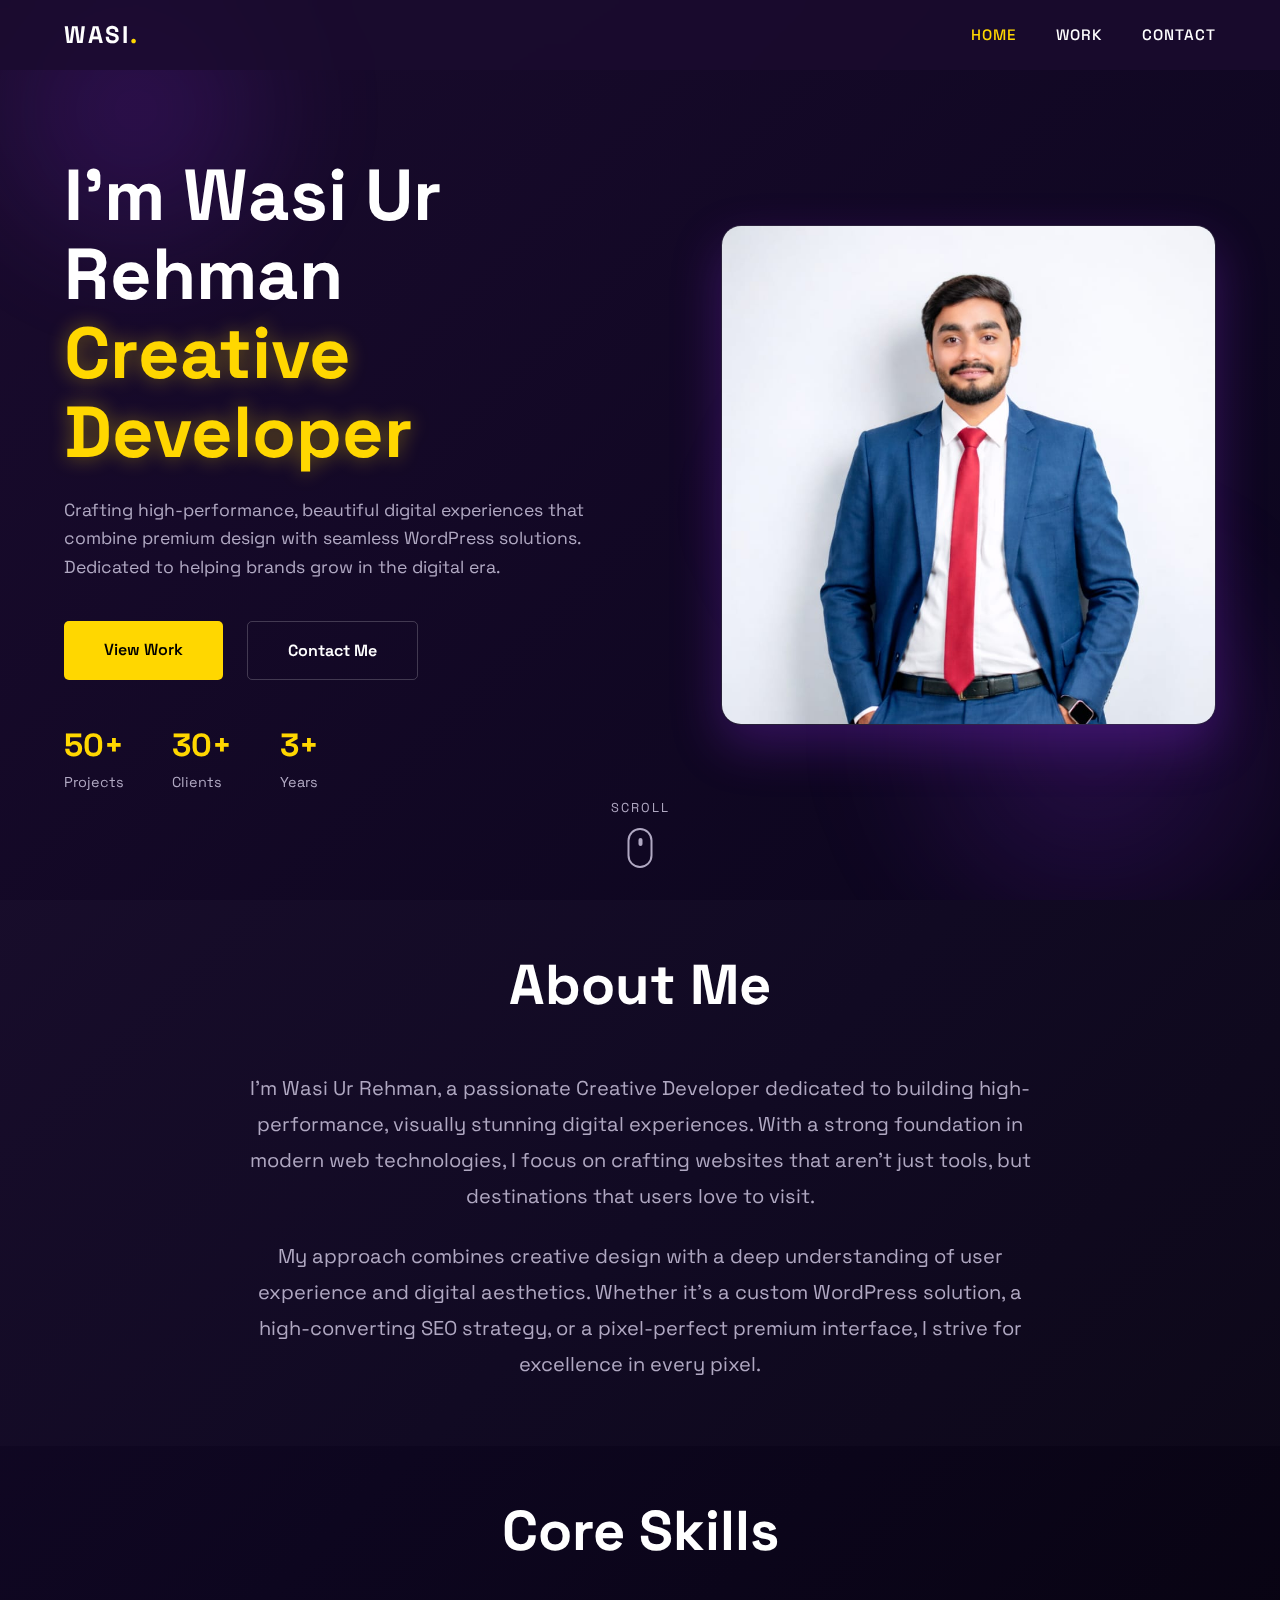
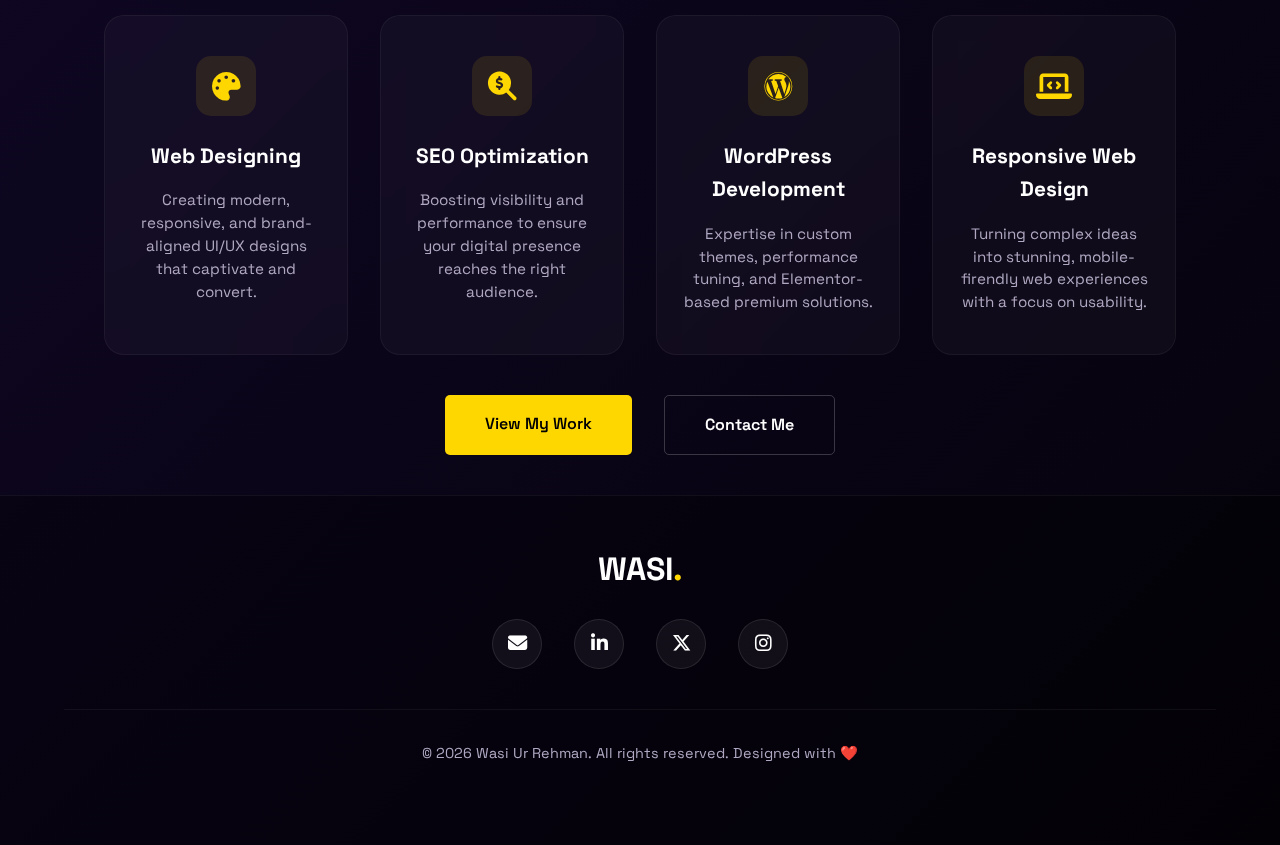
<file: index.html>
<!DOCTYPE html>
<html lang="en">

<head>
    <meta charset="UTF-8">
    <meta name="viewport" content="width=device-width, initial-scale=1.0">
    <title>Wasi Ur Rehman | Creative Developer</title>
    <link rel="stylesheet" href="index.css">
    <!-- Font Awesome -->
    <link rel="stylesheet" href="https://cdnjs.cloudflare.com/ajax/libs/font-awesome/6.5.1/css/all.min.css">
</head>

<body>
    <div class="bg-animations">
        <div class="circle circle-1"></div>
        <div class="circle circle-2"></div>
        <div class="circle circle-3"></div>
    </div>

    <nav>
        <div class="logo">WASI<span>.</span></div>
        <ul class="nav-links">
            <li><a href="index.html" class="active">Home</a></li>
            <li><a href="work.html">Work</a></li>
            <li><a href="contact.html">Contact</a></li>
        </ul>
        <div class="menu-toggle" id="mobile-menu">
            <i class="fas fa-bars"></i>
        </div>
    </nav>

    <main class="hero">
        <div class="hero-content">
            <h1>I'm Wasi Ur Rehman <span>Creative Developer</span></h1>
            <p class="subtext">
                Crafting high-performance, beautiful digital experiences that combine
                premium design with seamless WordPress solutions. Dedicated to helping brands grow
                in the digital era.
            </p>

            <div class="hero-btns">
                <a href="work.html" class="btn btn-primary">View Work</a>
                <a href="contact.html" class="btn btn-secondary">Contact Me</a>
            </div>

            <div class="stats">
                <div class="stat-item">
                    <h3>50+</h3>
                    <p>Projects</p>
                </div>
                <div class="stat-item">
                    <h3>30+</h3>
                    <p>Clients</p>
                </div>
                <div class="stat-item">
                    <h3>3+</h3>
                    <p>Years</p>
                </div>
            </div>
        </div>

        <div class="hero-image-wrapper">
            <!-- Updated to use user-provided image -->
            <img src="Public/wasi.jpeg" alt="Wasi Ur Rehman">

        </div>

        <div class="scroll-indicator">
            <p>Scroll</p>
            <div class="mouse"></div>
        </div>
    </main>

    <!-- About Me Section -->
    <section class="about-section">
        <div class="section-container">
            <div class="section-title">
                <h2>About <span>Me</span></h2>
            </div>
            <div class="about-content">
                <p>
                    I'm Wasi Ur Rehman, a passionate Creative Developer dedicated to building high-performance,
                    visually stunning digital experiences. With a strong foundation in modern web technologies, I focus
                    on crafting websites that aren't just tools, but destinations that users love to visit.
                </p>
                <p>
                    My approach combines creative design with a deep understanding of user experience and digital
                    aesthetics. Whether it's a custom WordPress solution, a high-converting SEO strategy, or a
                    pixel-perfect premium interface, I strive for excellence in every pixel.
                </p>
            </div>
        </div>
    </section>

    <!-- Skills Section -->
    <section class="skills-section">
        <div class="section-container">
            <div class="section-title">
                <h2>Core <span>Skills</span></h2>
            </div>
            <div class="skills-grid">
                <div class="skill-card">
                    <div class="skill-icon"><i class="fas fa-palette"></i></div>
                    <h3>Web Designing</h3>
                    <p>Creating modern, responsive, and brand-aligned UI/UX designs that captivate and convert.</p>
                </div>
                <div class="skill-card">
                    <div class="skill-icon"><i class="fas fa-search-dollar"></i></div>
                    <h3>SEO Optimization</h3>
                    <p>Boosting visibility and performance to ensure your digital presence reaches the right audience.
                    </p>
                </div>
                <div class="skill-card">
                    <div class="skill-icon"><i class="fab fa-wordpress"></i></div>
                    <h3>WordPress Development</h3>
                    <p>Expertise in custom themes, performance tuning, and Elementor-based premium solutions.</p>
                </div>
                <div class="skill-card">
                    <div class="skill-icon"><i class="fas fa-laptop-code"></i></div>
                    <h3>Responsive Web Design</h3>
                    <p>Turning complex ideas into stunning, mobile-firendly web experiences with a focus on usability.
                    </p>
                </div>
            </div>

            <div class="skills-cta">
                <a href="work.html" class="btn btn-primary">View My Work</a>
                <a href="contact.html" class="btn btn-secondary">Contact Me</a>
            </div>
        </div>
    </section>

    <footer>
        <div class="footer-content">
            <div class="footer-logo">WASI<span>.</span></div>
            <div class="social-links">
                <a href="mailto:wasiurrehman2001@gmail.com" class="social-link"><i class="fas fa-envelope"></i></a>
                <a href="https://www.linkedin.com/in/wasi-ur-rehmam-93998627b?utm_source=share&utm_campaign=share_via&utm_content=profile&utm_medium=android_app"
                    target="_blank" class="social-link"><i class="fab fa-linkedin-in"></i></a>
                <a href="https://x.com/WasiUrRehman390" target="_blank" class="social-link"><i
                        class="fa-brands fa-x-twitter"></i></a>
                <a href="https://www.instagram.com/wasiurrahman2019/" target="_blank" class="social-link"><i
                        class="fab fa-instagram"></i></a>
            </div>
            <p class="copyright">&copy; 2026 Wasi Ur Rehman. All rights reserved. Designed with ❤️</p>
        </div>
    </footer>
    <script>
        const mobileMenu = document.getElementById('mobile-menu');
        const navLinks = document.querySelector('.nav-links');

        mobileMenu.addEventListener('click', () => {
            navLinks.classList.toggle('active');
            mobileMenu.classList.toggle('active');
        });
    </script>
</body>

</html>
</file>
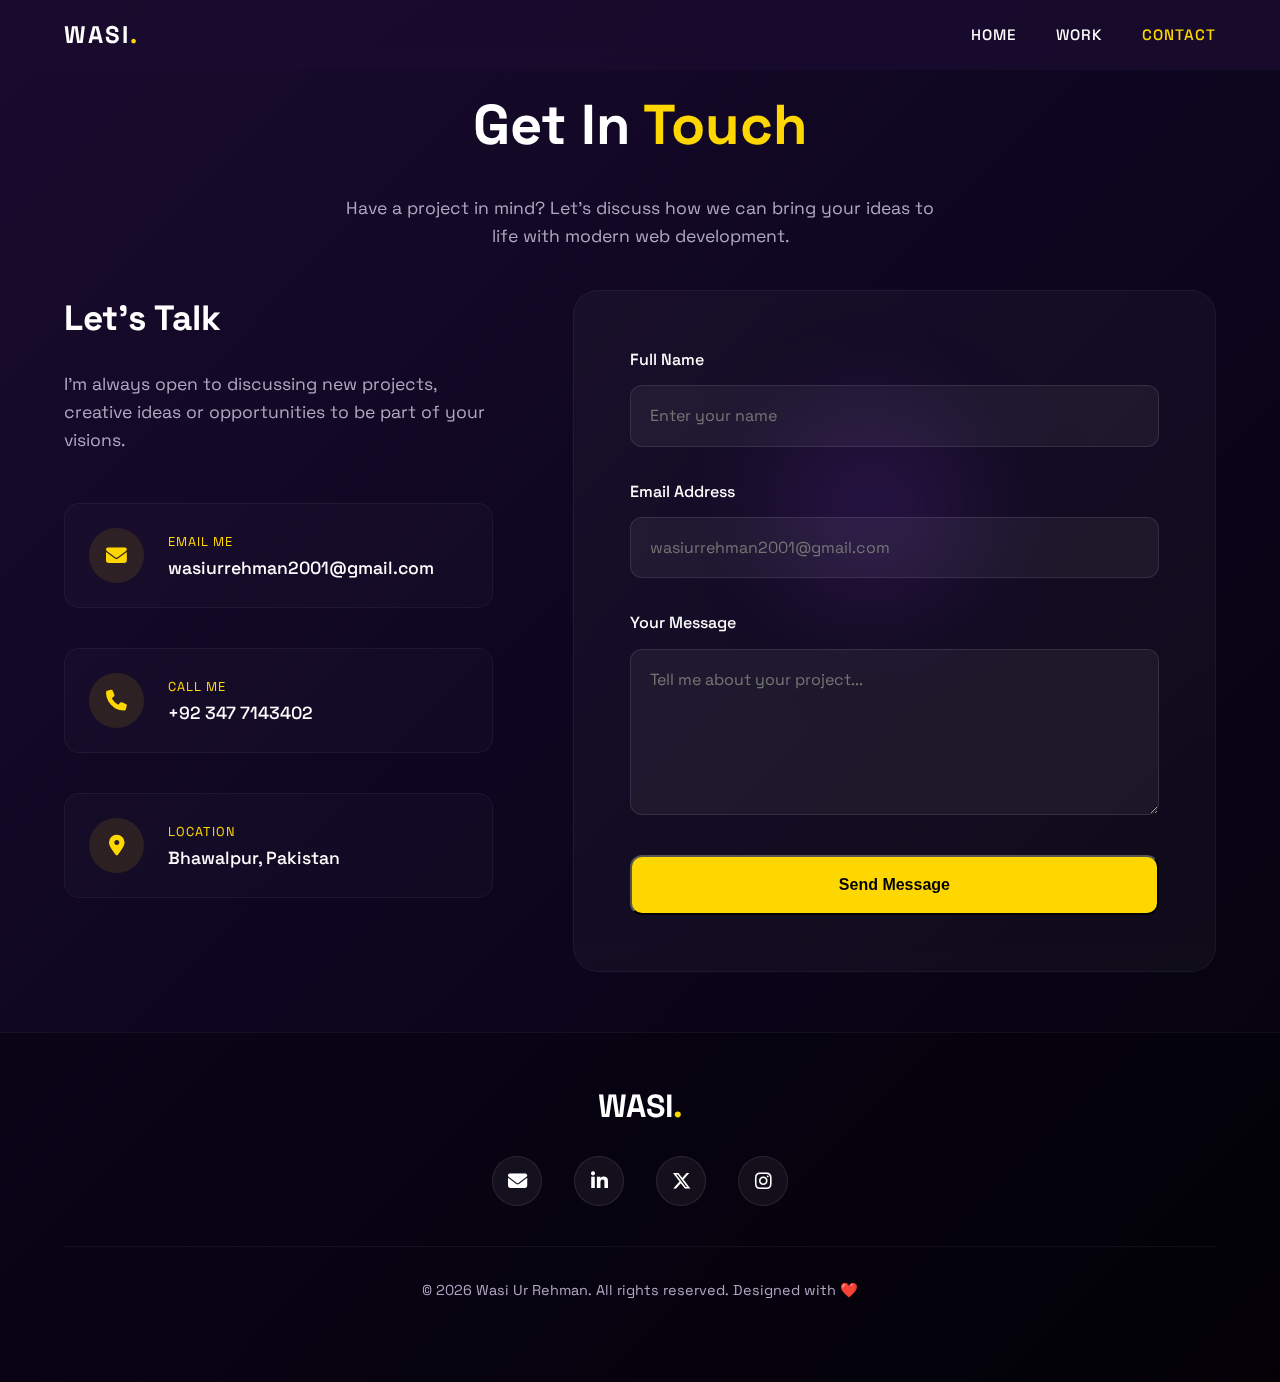
<file: contact.html>
<!DOCTYPE html>
<html lang="en">

<head>
    <meta charset="UTF-8">
    <meta name="viewport" content="width=device-width, initial-scale=1.0">
    <title>Contact | Wasi Ur Rehman</title>
    <link rel="stylesheet" href="index.css">
    <link rel="stylesheet" href="https://cdnjs.cloudflare.com/ajax/libs/font-awesome/6.5.1/css/all.min.css">
</head>

<body>
    <div class="bg-animations">
        <div class="circle circle-3"></div>
    </div>

    <nav>
        <div class="logo">WASI<span>.</span></div>
        <ul>
            <li><a href="index.html">Home</a></li>
            <li><a href="work.html">Work</a></li>
            <li><a href="contact.html" class="active">Contact</a></li>
        </ul>
    </nav>

    <header class="section-header">
        <h2>Get In <span>Touch</span></h2>
        <p>Have a project in mind? Let's discuss how we can bring your ideas to life with modern web development.</p>
    </header>

    <div class="contact-container">
        <div class="contact-info">
            <h3>Let's Talk</h3>
            <p style="margin-bottom: 3rem; color: var(--text-muted); font-size: 1.1rem;">
                I'm always open to discussing new projects, creative ideas or opportunities to be part of your visions.
            </p>

            <div class="info-item">
                <i class="fas fa-envelope"></i>
                <div>
                    <label
                        style="font-size: 0.8rem; color: var(--accent-color); text-transform: uppercase; letter-spacing: 1px;">Email
                        Me</label>
                    <a href="mailto:wasiurrehman2001@gmail.com" style="text-decoration: none; color: inherit;">
                        <p style="font-size: 1.1rem; font-weight: 500;">wasiurrehman2001@gmail.com</p>
                    </a>
                </div>
            </div>

            <div class="info-item">
                <i class="fas fa-phone"></i>
                <div>
                    <label
                        style="font-size: 0.8rem; color: var(--accent-color); text-transform: uppercase; letter-spacing: 1px;">Call
                        Me</label>
                    <a href="tel:+923477143402" style="text-decoration: none; color: inherit;">
                        <p style="font-size: 1.1rem; font-weight: 500;">+92 347 7143402</p>
                    </a>
                </div>
            </div>

            <div class="info-item">
                <i class="fas fa-map-marker-alt"></i>
                <div>
                    <label
                        style="font-size: 0.8rem; color: var(--accent-color); text-transform: uppercase; letter-spacing: 1px;">Location</label>
                    <p style="font-size: 1.1rem; font-weight: 500;">Bhawalpur, Pakistan</p>
                </div>
            </div>
        </div>

        <form id="contact-form" class="contact-form" action="https://formspree.io/f/xzdvoeew" method="POST">
            <!-- Form Configuration -->
            <input type="hidden" name="_subject" value="New Contact Form Submission!">


            <div class="form-group">
                <label>Full Name</label>
                <input type="text" name="name" placeholder="Enter your name" required>
            </div>
            <div class="form-group">
                <label>Email Address</label>
                <input type="email" name="email" placeholder="wasiurrehman2001@gmail.com" required>
            </div>
            <div class="form-group">
                <label>Your Message</label>
                <textarea name="message" rows="6" placeholder="Tell me about your project..." required></textarea>
            </div>
            <button type="submit" id="submit-btn" class="btn btn-primary"
                style="width: 100%; padding: 1.2rem; border-radius: 12px;">Send Message</button>
            <div id="form-status" class="form-status"></div>
        </form>
    </div>

    <script>
        const form = document.getElementById('contact-form');
        const status = document.getElementById('form-status');
        const btn = document.getElementById('submit-btn');

        form.addEventListener('submit', async (e) => {
            e.preventDefault();

            // Show loading state
            btn.disabled = true;
            btn.innerText = 'Sending...';
            status.innerHTML = 'Connecting to server...';
            status.className = 'form-status';

            const formData = new FormData(form);

            try {
                const response = await fetch(form.action, {
                    method: 'POST',
                    body: formData,
                    headers: {
                        'Accept': 'application/json'
                    }
                });

                if (response.ok) {
                    status.innerHTML = '<i class="fas fa-check-circle"></i> Thanks! Your message has been sent successfully.';
                    status.className = 'form-status success';
                    form.reset();
                } else {
                    const data = await response.json();
                    if (Object.hasOwn(data, 'errors')) {
                        status.innerHTML = data["errors"].map(error => error["message"]).join(", ");
                    } else {
                        status.innerHTML = "Oops! Correlation failed. Please try again.";
                    }
                    status.className = 'form-status error';
                }
            } catch (error) {
                status.innerHTML = "Oops! There was a problem submitting your form.";
                status.className = 'form-status error';
            } finally {
                btn.disabled = false;
                btn.innerText = 'Send Message';
            }
        });
    </script>

    <footer>
        <div class="footer-content">
            <div class="footer-logo">WASI<span>.</span></div>
            <div class="social-links">
                <a href="mailto:wasiurrehman2001@gmail.com" class="social-link"><i class="fas fa-envelope"></i></a>
                <a href="https://www.linkedin.com/in/wasi-ur-rehmam-93998627b?utm_source=share&utm_campaign=share_via&utm_content=profile&utm_medium=android_app"
                    target="_blank" class="social-link"><i class="fab fa-linkedin-in"></i></a>
                <a href="https://x.com/WasiUrRehman390" target="_blank" class="social-link"><i
                        class="fa-brands fa-x-twitter"></i></a>
                <a href="https://www.instagram.com/wasiurrahman2019/" target="_blank" class="social-link"><i
                        class="fab fa-instagram"></i></a>
            </div>
            <p class="copyright">&copy; 2026 Wasi Ur Rehman. All rights reserved. Designed with ❤️</p>
        </div>
    </footer>
</body>

</html>
</file>
<file: index.css>
@import url('https://fonts.googleapis.com/css2?family=Space+Grotesk:wght@300;400;500;600;700&display=swap');

:root {
    --primary-bg: linear-gradient(135deg, #1a0b2e 0%, #0d061f 50%, #05020a 100%);
    --accent-color: #ffd700;
    /* Gold/Yellow */
    --accent-glow: rgba(255, 215, 0, 0.4);
    --text-main: #ffffff;
    --text-muted: #b0a8c2;
    --card-bg: rgba(255, 255, 255, 0.05);
    --nav-bg: rgba(26, 11, 46, 0.8);
    --transition-base: all 0.3s cubic-bezier(0.4, 0, 0.2, 1);
}

* {
    margin: 0;
    padding: 0;
    box-sizing: border-box;
}

body {
    font-family: 'Space Grotesk', sans-serif;
    background: var(--primary-bg);
    color: var(--text-main);
    line-height: 1.6;
    overflow-x: hidden;
    min-height: 100vh;
}

/* Background Animations */
.bg-animations {
    position: fixed;
    top: 0;
    left: 0;
    width: 100%;
    height: 100%;
    z-index: -1;
    overflow: hidden;
}

.circle {
    position: absolute;
    border-radius: 50%;
    background: radial-gradient(circle, rgba(138, 43, 226, 0.2) 0%, transparent 70%);
    filter: blur(40px);
    animation: float 20s infinite alternate ease-in-out;
}

.circle-1 {
    width: 400px;
    height: 400px;
    top: -10%;
    left: -5%;
}

.circle-2 {
    width: 500px;
    height: 500px;
    bottom: -10%;
    right: -5%;
    animation-delay: -5s;
}

.circle-3 {
    width: 300px;
    height: 300px;
    top: 40%;
    right: 20%;
    animation-delay: -10s;
}

@keyframes float {
    0% {
        transform: translateY(0) scale(1);
    }

    100% {
        transform: translateY(-50px) scale(1.1);
    }
}

/* Navigation */
nav {
    display: flex;
    justify-content: space-between;
    align-items: center;
    padding: 1rem 5%;
    position: fixed;
    top: 0;
    width: 100%;
    z-index: 100;
    background: var(--nav-bg);
    backdrop-filter: blur(10px);
}

.logo {
    font-size: 1.5rem;
    font-weight: 700;
    letter-spacing: 2px;
}

.logo span {
    color: var(--accent-color);
}

nav ul {
    display: flex;
    list-style: none;
    gap: 2.5rem;
}

.menu-toggle {
    display: none;
}

nav ul li a {
    text-decoration: none;
    color: var(--text-main);
    font-weight: 500;
    transition: var(--transition-base);
    font-size: 0.95rem;
    text-transform: uppercase;
    letter-spacing: 1px;
}

nav ul li a:hover,
nav ul li a.active {
    color: var(--accent-color);
}

/* Hero Section */
.hero {
    display: grid;
    grid-template-columns: 1.2fr 1fr;
    min-height: 100vh;
    padding: 0 5%;
    align-items: center;
    gap: 4rem;
    padding-top: 50px;
    position: relative;
}

.hero-content h1 {
    font-size: 4.5rem;
    line-height: 1.1;
    margin-bottom: 1.5rem;
    font-weight: 700;
}

.hero-content h1 span {
    display: block;
    color: var(--accent-color);
    text-shadow: 0 0 20px var(--accent-glow);
}

.subtext {
    font-size: 1.1rem;
    color: var(--text-muted);
    max-width: 600px;
    margin-bottom: 2.5rem;
}

.hero-btns {
    display: flex;
    gap: 1.5rem;
    margin-bottom: 2.5rem;
}

.btn {
    padding: 1rem 2.5rem;
    border-radius: 5px;
    font-weight: 600;
    text-decoration: none;
    font-size: 1rem;
    transition: var(--transition-base);
    position: relative;
    overflow: hidden;
    cursor: pointer;
}

.btn-primary {
    background: var(--accent-color);
    color: #000;
}

.btn-primary:hover {
    background: #fff;
    transform: translateY(-3px);
    box-shadow: 0 10px 20px rgba(0, 0, 0, 0.3);
}

.btn-secondary {
    border: 1px solid rgba(255, 255, 255, 0.2);
    color: #fff;
}

.btn-secondary:hover {
    background: rgba(255, 255, 255, 0.1);
    border-color: #fff;
    transform: translateY(-3px);
}

/* Stats */
.stats {
    display: flex;
    gap: 3rem;
}

.stat-item h3 {
    font-size: 2rem;
    color: var(--accent-color);
}

.stat-item p {
    font-size: 0.9rem;
    color: var(--text-muted);
}

/* Hero Image Container */
.hero-image-wrapper {
    position: relative;
    display: flex;
    justify-content: center;
    align-items: center;
}

.hero-image-wrapper img {
    width: 100%;
    max-width: 500px;
    height: 500px;
    /* Fixed height for better control */
    aspect-ratio: 1 / 1;
    object-fit: cover;
    object-position: top center;
    /* Focus on face */
    border-radius: 20px;
    box-shadow: 0 20px 50px rgba(138, 43, 226, 0.3);
    border: 1px solid rgba(255, 255, 255, 0.1);
}

/* Floating Badges */
.badge {
    position: absolute;
    background: rgba(255, 255, 255, 0.05);
    backdrop-filter: blur(15px);
    padding: 0.8rem 1.5rem;
    border-radius: 50px;
    border: 1px solid rgba(255, 255, 255, 0.1);
    display: flex;
    align-items: center;
    gap: 10px;
    font-size: 0.9rem;
    font-weight: 600;
    animation: badgeFloat 4s infinite ease-in-out;
}

.badge i {
    color: var(--accent-color);
}

.badge-1 {
    top: 10%;
    left: -10%;
    animation-delay: 0s;
}

.badge-2 {
    bottom: 20%;
    right: -5%;
    animation-delay: -2s;
}

@keyframes badgeFloat {

    0%,
    100% {
        transform: translateY(0);
    }

    50% {
        transform: translateY(-15px);
    }
}

/* Scroll Indicator */
.scroll-indicator {
    position: absolute;
    bottom: 2rem;
    left: 50%;
    transform: translateX(-50%);
    display: flex;
    flex-direction: column;
    align-items: center;
    gap: 10px;
    color: var(--text-muted);
    font-size: 0.8rem;
    text-transform: uppercase;
    letter-spacing: 2px;
    z-index: 10;
}

.mouse {
    width: 25px;
    height: 40px;
    border: 2px solid var(--text-muted);
    border-radius: 20px;
    position: relative;
}

.mouse::before {
    content: '';
    width: 4px;
    height: 8px;
    background: var(--text-muted);
    position: absolute;
    top: 8px;
    left: 50%;
    transform: translateX(-50%);
    border-radius: 2px;
    animation: scroll 2s infinite;
}

@keyframes scroll {
    0% {
        transform: translate(-50%, 0);
        opacity: 1;
    }

    100% {
        transform: translate(-50%, 15px);
        opacity: 0;
    }
}

/* Page Layouts & Typography */
.section-header {
    text-align: center;
    padding: 80px 5% 40px;
}

.section-header h2 {
    font-size: 3.5rem;
    color: var(--text-main);
    margin-bottom: 1.5rem;
    font-weight: 700;
}

.section-header h2 span {
    color: var(--accent-color);
}

.section-header p {
    color: var(--text-muted);
    font-size: 1.1rem;
    max-width: 600px;
    margin: 0 auto;
}

/* Projects Grid */
.projects-grid {
    display: grid;
    grid-template-columns: repeat(auto-fit, minmax(320px, 1fr));
    gap: 2.5rem;
    padding: 0 5% 60px;
}

.project-card {
    background: rgba(255, 255, 255, 0.03);
    border: 1px solid rgba(255, 255, 255, 0.05);
    border-radius: 20px;
    padding: 0;
    /* Changed to 0 to accommodate image */
    transition: var(--transition-base);
    backdrop-filter: blur(10px);
    display: flex;
    flex-direction: column;
    overflow: hidden;
    /* Added to clip image corners */
}

.project-image {
    width: 100%;
    height: 200px;
    object-fit: cover;
    border-bottom: 1px solid rgba(255, 255, 255, 0.05);
}

.project-card-content {
    padding: 2.5rem;
    display: flex;
    flex-direction: column;
    flex-grow: 1;
}

.project-card:hover {
    transform: translateY(-12px);
    border-color: var(--accent-color);
    background: rgba(255, 255, 255, 0.08);
    box-shadow: 0 20px 40px rgba(0, 0, 0, 0.4);
}

.project-card .icon-box {
    width: 60px;
    height: 60px;
    background: rgba(255, 215, 0, 0.1);
    color: var(--accent-color);
    border-radius: 12px;
    display: flex;
    align-items: center;
    justify-content: center;
    font-size: 1.8rem;
    margin-bottom: 2rem;
}

.project-card h3 {
    font-size: 1.6rem;
    margin-bottom: 1rem;
    color: #fff;
}

.project-card p {
    color: var(--text-muted);
    margin-bottom: 2rem;
    line-height: 1.7;
    flex-grow: 1;
}

.tech-stack {
    display: flex;
    gap: 0.8rem;
    flex-wrap: wrap;
    margin-bottom: 2rem;
}

.tech-tag {
    font-size: 0.75rem;
    padding: 0.4rem 1rem;
    background: rgba(255, 255, 255, 0.05);
    border-radius: 50px;
    color: var(--accent-color);
    border: 1px solid rgba(255, 215, 0, 0.2);
}

/* Contact Section */
.contact-container {
    display: grid;
    grid-template-columns: 1fr 1.5fr;
    gap: 5rem;
    padding: 0 5% 60px;
    align-items: start;
}

.contact-info h3 {
    font-size: 2.2rem;
    margin-bottom: 1.5rem;
    color: #fff;
}

.info-item {
    display: flex;
    align-items: center;
    gap: 1.5rem;
    margin-bottom: 2.5rem;
    padding: 1.5rem;
    background: rgba(255, 255, 255, 0.02);
    border-radius: 15px;
    border: 1px solid rgba(255, 255, 255, 0.05);
    transition: var(--transition-base);
}

.info-item:hover {
    background: rgba(255, 255, 255, 0.05);
    border-color: var(--accent-color);
}

.info-item i {
    width: 55px;
    height: 55px;
    background: rgba(255, 215, 0, 0.1);
    color: var(--accent-color);
    border-radius: 50%;
    display: flex;
    align-items: center;
    justify-content: center;
    flex-shrink: 0;
    font-size: 1.3rem;
}

.info-item div {
    min-width: 0;
    overflow-wrap: break-word;
    word-wrap: break-word;
    word-break: break-all;
}

.contact-form {
    background: rgba(255, 255, 255, 0.03);
    padding: 3.5rem;
    border-radius: 25px;
    border: 1px solid rgba(255, 255, 255, 0.05);
    backdrop-filter: blur(10px);
}

.form-group {
    margin-bottom: 2rem;
}

.form-group label {
    display: block;
    margin-bottom: 0.8rem;
    color: #fff;
    font-weight: 500;
}

.form-group input,
.form-group textarea {
    width: 100%;
    padding: 1.2rem;
    background: rgba(255, 255, 255, 0.05);
    border: 1px solid rgba(255, 255, 255, 0.1);
    border-radius: 12px;
    color: #fff;
    font-family: inherit;
    font-size: 1rem;
    transition: var(--transition-base);
}

.form-group input:focus,
.form-group textarea:focus {
    outline: none;
    border-color: var(--accent-color);
    background: rgba(255, 255, 255, 0.08);
    box-shadow: 0 0 15px rgba(255, 215, 0, 0.1);
}

.form-status {
    margin-top: 1.5rem;
    padding: 1rem;
    border-radius: 8px;
    font-size: 0.95rem;
    text-align: center;
    display: none;
    animation: fadeIn 0.3s ease;
}

.form-status.success {
    display: block;
    background: rgba(40, 167, 69, 0.1);
    color: #28a745;
    border: 1px solid rgba(40, 167, 69, 0.2);
}

.form-status.error {
    display: block;
    background: rgba(220, 53, 69, 0.1);
    color: #dc3545;
    border: 1px solid rgba(220, 53, 69, 0.2);
}

@keyframes fadeIn {
    from {
        opacity: 0;
        transform: translateY(-10px);
    }

    to {
        opacity: 1;
        transform: translateY(0);
    }
}

/* Footer */
footer {
    padding: 3rem 5% 2rem;
    background: rgba(0, 0, 0, 0.3);
    border-top: 1px solid rgba(255, 255, 255, 0.05);
    text-align: center;
}

.footer-content {
    margin-bottom: 3rem;
}

.footer-logo {
    font-size: 2rem;
    font-weight: 700;
    margin-bottom: 1.5rem;
}

.footer-logo span {
    color: var(--accent-color);
}

.social-links {
    display: flex;
    justify-content: center;
    gap: 2rem;
    margin-bottom: 2.5rem;
}

.social-link {
    width: 50px;
    height: 50px;
    background: rgba(255, 255, 255, 0.05);
    color: #fff;
    border-radius: 50%;
    display: flex;
    align-items: center;
    justify-content: center;
    text-decoration: none;
    transition: var(--transition-base);
    font-size: 1.2rem;
    border: 1px solid rgba(255, 255, 255, 0.1);
}

.social-link:hover {
    background: var(--accent-color);
    color: #000;
    transform: translateY(-5px);
}

.copyright {
    color: var(--text-muted);
    font-size: 0.9rem;
    border-top: 1px solid rgba(255, 255, 255, 0.05);
    padding-top: 2rem;
}

/* Responsive */
@media (max-width: 1024px) {
    .hero-content h1 {
        font-size: 3.5rem;
    }

    .hero {
        gap: 2rem;
    }
}

@media (max-width: 768px) {
    nav {
        padding: 1rem 5%;
    }

    .menu-toggle {
        display: block;
        font-size: 1.5rem;
        cursor: pointer;
        color: var(--text-main);
        z-index: 1100;
        transition: var(--transition-base);
    }

    .menu-toggle.active {
        transform: rotate(90deg);
        color: var(--accent-color);
    }

    nav ul {
        display: none;
        position: absolute;
        top: 100%;
        right: 5%;
        width: 180px;
        background: rgba(13, 6, 31, 0.98);
        backdrop-filter: blur(20px);
        flex-direction: column;
        align-items: center;
        padding: 1.5rem 0;
        gap: 2rem;
        border-radius: 15px;
        border: 1px solid rgba(255, 255, 255, 0.1);
        box-shadow: 0 10px 30px rgba(0, 0, 0, 0.5);
        z-index: 1000;
        animation: menuFadeIn 0.3s ease-out;
    }

    nav ul.active {
        display: flex;
    }

    @keyframes menuFadeIn {
        from {
            opacity: 0;
            transform: translateY(-10px);
        }

        to {
            opacity: 1;
            transform: translateY(0);
        }
    }

    .hero {
        grid-template-columns: 1fr;
        text-align: center;
        padding-top: 100px;
        min-height: auto;
        padding-bottom: 40px;
    }

    .hero-content {
        order: 3;
    }

    .hero-content h1 {
        font-size: 2.8rem;
    }

    .hero-image-wrapper {
        order: 1;
        margin-bottom: 1rem;
    }

    .hero-image-wrapper img {
        max-width: 280px;
        height: 280px;
    }

    .scroll-indicator {
        position: relative;
        bottom: auto;
        left: auto;
        transform: none;
        order: 2;
        margin-bottom: 0.8rem;
    }

    .section-header h2 {
        font-size: 2.5rem;
    }

    .hero-btns {
        justify-content: center;
        flex-direction: column;
        gap: 1rem;
    }

    .hero-btns .btn {
        width: 100%;
    }

    .subtext {
        margin-left: auto;
        margin-right: auto;
        font-size: 1rem;
    }

    .stats {
        justify-content: center;
        gap: 1.5rem;
    }

    .badge {
        display: none;
    }

    .contact-container {
        grid-template-columns: 1fr;
        gap: 3rem;
        width: 100%;
        overflow-x: hidden;
    }

    .contact-info {
        text-align: center;
    }

    .contact-info h3 {
        font-size: 2rem;
    }

    .info-item {
        text-align: left;
    }

    .contact-form {
        padding: 2rem;
        width: 100%;
        max-width: 100%;
        box-sizing: border-box;
    }
}

/* --- Added Sections Styling --- */
.section-container {
    max-width: 1200px;
    margin: 0 auto;
    padding: 40px 5%;
}

.section-title {
    text-align: center;
    margin-bottom: 2.5rem;
}

.section-title h2 {
    font-size: 3.5rem;
    font-weight: 700;
}

/* About Section */
.about-section {
    background: rgba(255, 255, 255, 0.02);
}

.about-content {
    max-width: 800px;
    margin: 0 auto;
    text-align: center;
}

.about-content p {
    font-size: 1.25rem;
    color: var(--text-muted);
    line-height: 1.8;
    margin-bottom: 1.5rem;
}

/* Skills Section */
.skills-grid {
    display: grid;
    grid-template-columns: repeat(4, 1fr);
    gap: 2rem;
}

.skill-card {
    background: rgba(255, 255, 255, 0.03);
    border: 1px solid rgba(255, 255, 255, 0.05);
    padding: 2.5rem 1.5rem;
    border-radius: 20px;
    text-align: center;
    transition: var(--transition-base);
    backdrop-filter: blur(10px);
}

.skill-card:hover {
    transform: translateY(-10px);
    border-color: var(--accent-color);
    background: rgba(255, 255, 255, 0.08);
}

.skill-icon {
    width: 60px;
    height: 60px;
    background: rgba(255, 215, 0, 0.1);
    color: var(--accent-color);
    border-radius: 15px;
    display: flex;
    align-items: center;
    justify-content: center;
    font-size: 1.8rem;
    margin: 0 auto 1.5rem;
}

.skill-card-image {
    width: 100%;
    height: 120px;
    object-fit: contain;
    margin-bottom: 1.5rem;
    filter: drop-shadow(0 5px 15px rgba(255, 215, 0, 0.2));
}

.skill-card h3 {
    font-size: 1.3rem;
    margin-bottom: 1rem;
    color: #fff;
}

.skill-card p {
    color: var(--text-muted);
    font-size: 0.95rem;
    line-height: 1.5;
}

.skills-cta {
    display: flex;
    justify-content: center;
    gap: 2rem;
    margin-top: 2.5rem;
}

/* Extra Responsive for New Sections */
@media (max-width: 1024px) {
    .skills-grid {
        grid-template-columns: repeat(2, 1fr);
    }
}

@media (max-width: 768px) {
    .section-title h2 {
        font-size: 2.3rem;
    }

    .about-content p {
        font-size: 1.1rem;
    }

    .skills-grid {
        grid-template-columns: 1fr;
    }

    .skills-cta {
        flex-direction: column;
        gap: 1rem;
        align-items: center;
    }

    .skills-cta .btn {
        width: 100%;
        max-width: 280px;
        padding: 0.8rem 1rem;
        font-size: 0.95rem;
        white-space: nowrap;
        text-align: center;
    }
}
</file>
